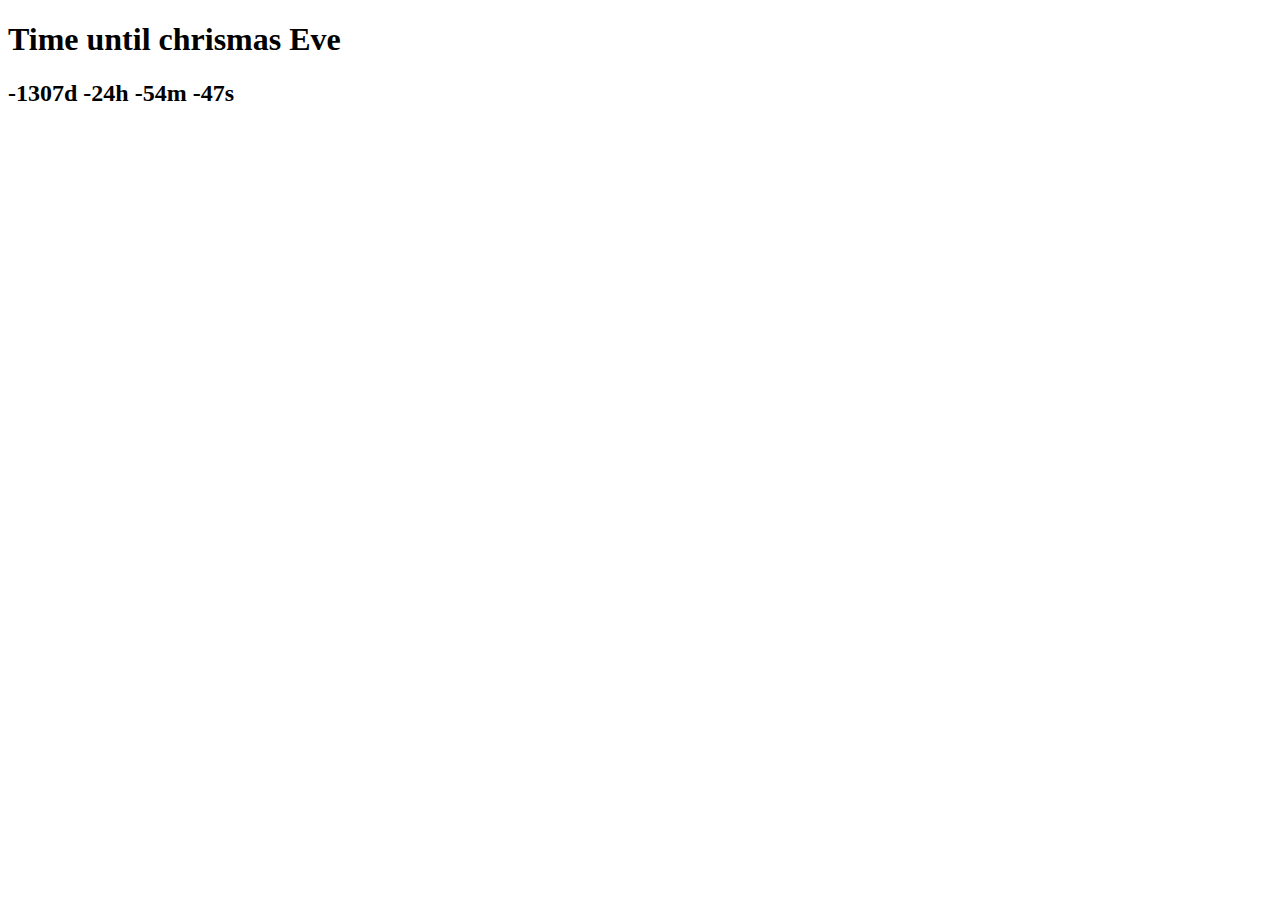
<file: d-day/index.html>
<!DOCTYPE html>
<html lang="en">
<head>
  <meta charset="UTF-8">
  <meta http-equiv="X-UA-Compatible" content="IE=edge">
  <meta name="viewport" content="width=device-width, initial-scale=1.0">
  <title>Document</title>
</head> 
<body>
  <h1>Time until chrismas Eve</h1>
  <h2 class="dDay"></h2>
  <script src="./main.js"></script>
</body>
</html>

<!-- 아니 이건 왜 인식을 못하지? -->
</file>
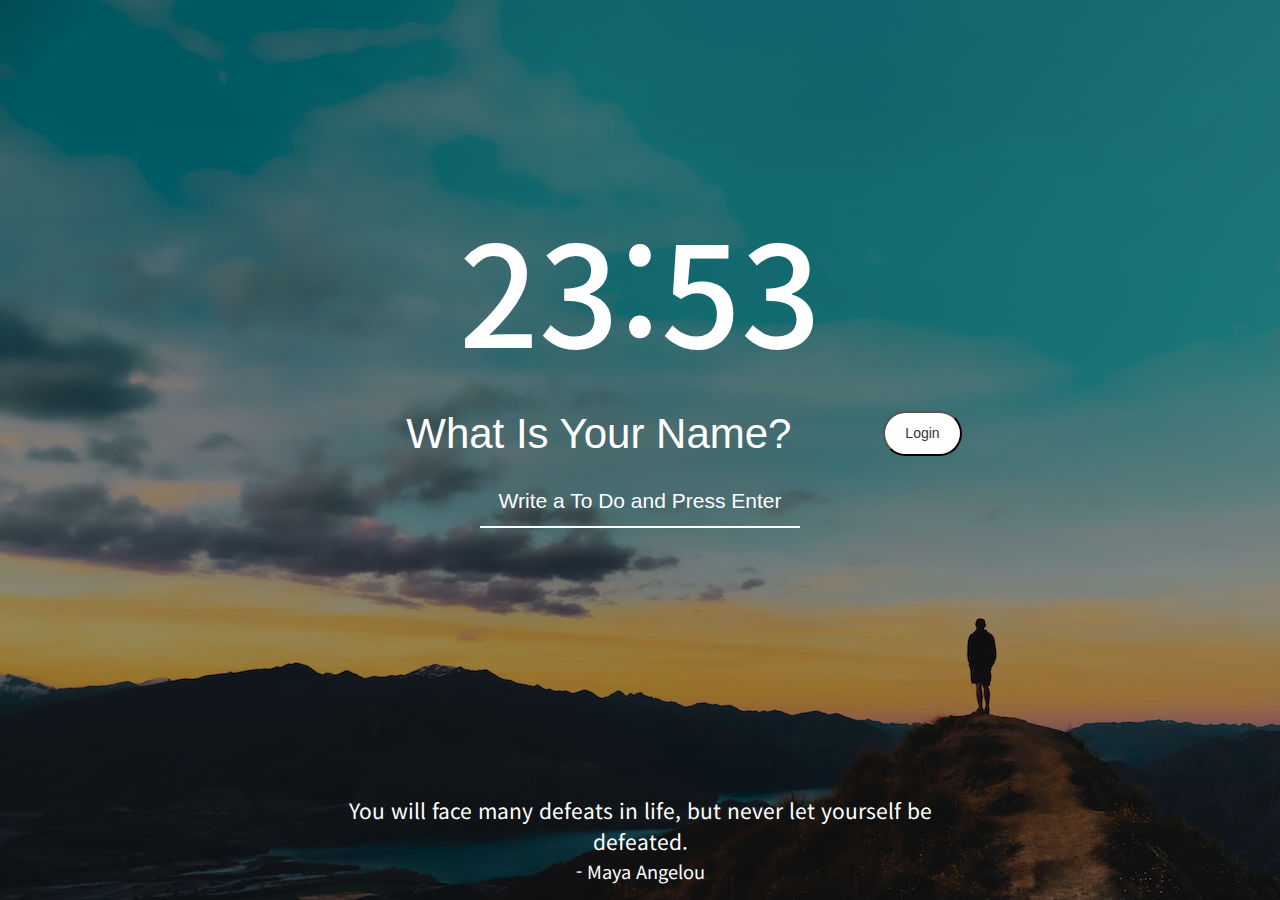
<file: momentum/index.html>
<!DOCTYPE html>
<html lang="ko">
  <head>
    <title>Momentum App</title>
    <meta charset="UTF-8" />
    <link rel="stylesheet" href="./css/style.css" />
    <script defer src="./js/greetings.js"></script>
    <script defer src="./js/clock.js"></script>
    <script defer src="./js/quotes.js"></script>
    <script defer src="./js/background.js"></script>
    <script defer src="./js/todo.js"></script>
    <script defer src="./js/weather.js"></script>
  </head>
  <body>
    <div class="wrap">
      <h2 id="clock">
        00:00:00
      </h2>
      <form id="login__form" class="hidden">
        <input class="input" required maxlength="15" type="text" placeholder="What Is Your Name?" />
        <input type="submit" value="Login" />
      </form>
      <h1 id="greeting" class="hidden">
      </h1>
      <form id = "todo-form">
        <input type="text" placeholder="Write a To Do and Press Enter" required />
      </form>
      <ul id = "todo-list"></ul>
      <div class="quotes">
        <span></span>
        <span></span>
      </div>
      <div id="weather">
        <span></span>
        <span></span>
      </div>
    </div>
    <div class="bg"></div>
  </body>
</html>
</file>
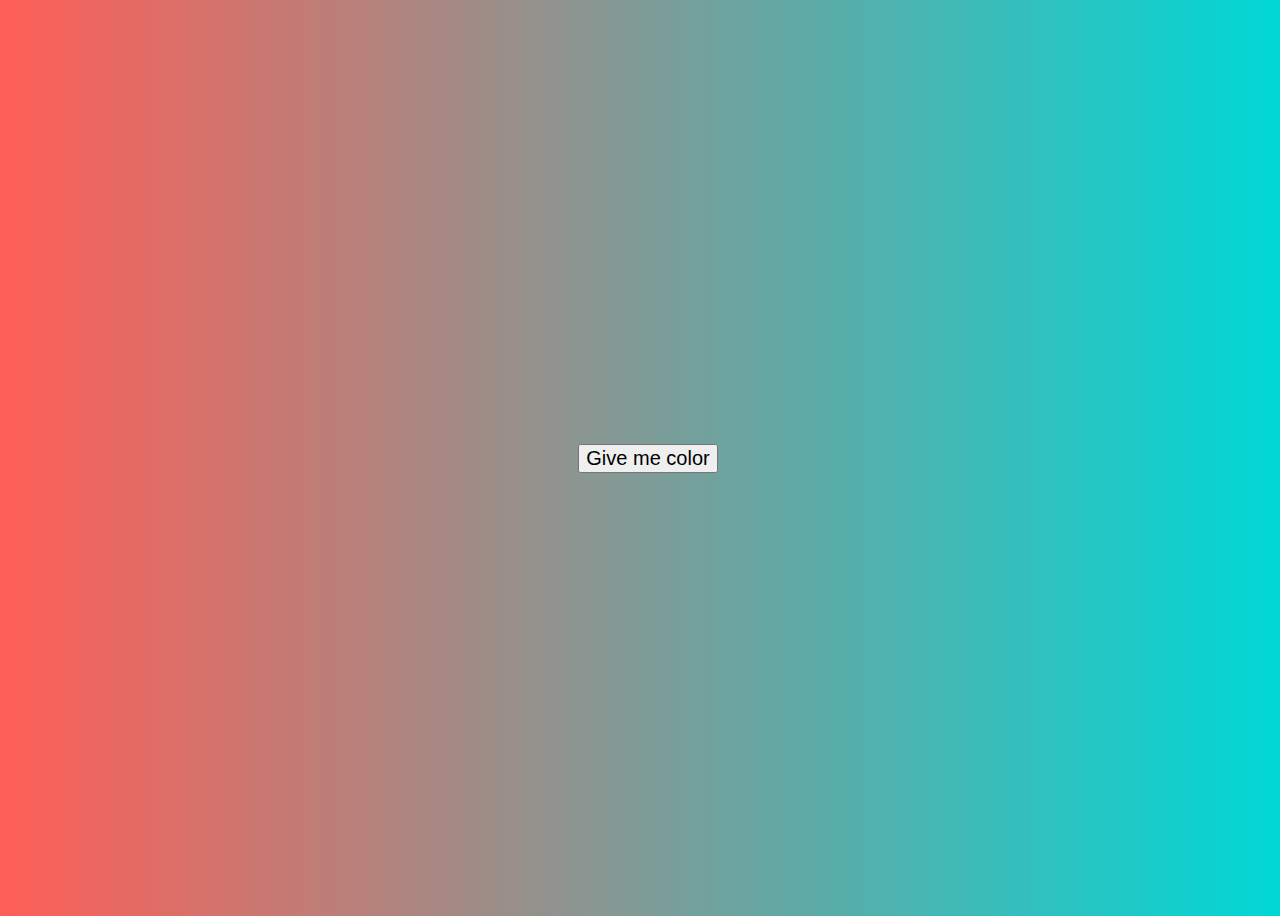
<file: randomColor/index.html>
<!DOCTYPE html>
<html lang="ko">
<head>
  <meta charset="UTF-8">
  <meta http-equiv="X-UA-Compatible" content="IE=edge">
  <meta name="viewport" content="width=device-width, initial-scale=1.0">
  <link rel="stylesheet" href="./style.css">
  <title>changeBG</title>
</head>
<body>
  <button>Give me color</button>
  <script src="./main.js"></script>
</body>
</html>
</file>
<file: randomColor/style.css>
body {
  height: 100vh;
  width: 100%;
  display: flex;
  justify-content: center;
  align-items: center;
  font-family: -apple-system, BlinkMacSystemFont, "Segoe UI", Roboto, Oxygen,
    Ubuntu, Cantarell, "Open Sans", "Helvetica Neue", sans-serif;
}

button {
  font-size: 20px;
}
</file>
<file: momentum/css/style.css>
@import url(./reset.css);

html,
body {
  width: 100%;
  height: 100%;
  box-sizing: border-box;
}

body{
  display: flex;
  justify-content: center;
  /* align-items: center; */
  background-size: cover;
  color:#fff;
  position: relative;
  z-index: 0;
  font-family: 'Noto Sans KR', sans-serif;
}

.bg{
  position: absolute;
  width: 100%;
  height: 100%;
  background-color: rgba(0, 0, 0, 0.4);
}

.wrap{
  width: 100%;
  height: 100%;
  text-align: center;
  z-index: 2;
  display: flex;
  flex-direction: column;
  justify-content: center;
  position: relative;
}

.hidden{
  display: none;
}

#clock{
  font-size: 10em;
  font-weight: 500;
}

#greeting{
  font-size: 4em;
  font-weight: 400;
}

input[type=submit]{
  background-color: #fff;
  padding: 10px 20px;
  border-radius: 30px;
}

#todo-form input[type=text]{
  outline: none;
  padding: 10px;
  background-color: transparent;
  border: none;
  border-bottom: 2px solid #fff;
  color:#fff;
  width: 300px;
  font-size: 1.5em;
}

#todo-form input[type=text]:focus{
  border-bottom: 2px solid #fff;
}

.input,.input:focus{
  border: none;
  outline: none;
  padding: 10px;
  background-color: transparent;
  border: none;
  color:#fff;
  font-size: 3em;
}

#todo-form input[type=text]::placeholder, .input::placeholder{
  color:#fff;
  text-align: center;
}

#todo-list{
  margin: 20px auto;
  width: 300px;
  height: 150px;
  overflow-y: scroll;
}

#todo-list::-webkit-scrollbar {
  width: 8px; 
}

#todo-list::-webkit-scrollbar-thumb {
  height: 30%;
  background: #ffffff;
  border-radius: 10px;
}

#todo-list::-webkit-scrollbar-track {
  background: transparent; 
}

#todo-list li{
  font-size: 1.3em;
  display: flex;
  justify-content: space-between;
  border-bottom: 1px solid #fff;
  margin-bottom: 10px;
  padding: 5px 10px;
}

#todo-list li button{
  color:#000;
  background-color: rgba(255, 255, 255, 0.5);
  font-weight: 300;
  padding: 1px 15px;
  border-radius: 40px;
  margin-bottom: 2px;
  transition: 0.2s ease-in;
}

#todo-list li button:hover{
  background-color: #fff;
}

.quotes{
  position: absolute;
  left: 50%;
  bottom: 15px;
  transform: translateX(-50%);
}

.quotes span:first-child{
  display: block;
  font-size: 1.5em;
  font-weight: 400;
}

.quotes span:last-child{
  font-size: 1.3em;
  font-weight: 400;
}

#weather{
  position: absolute;
  right: 10px;
  top:10px;
}
</file>
